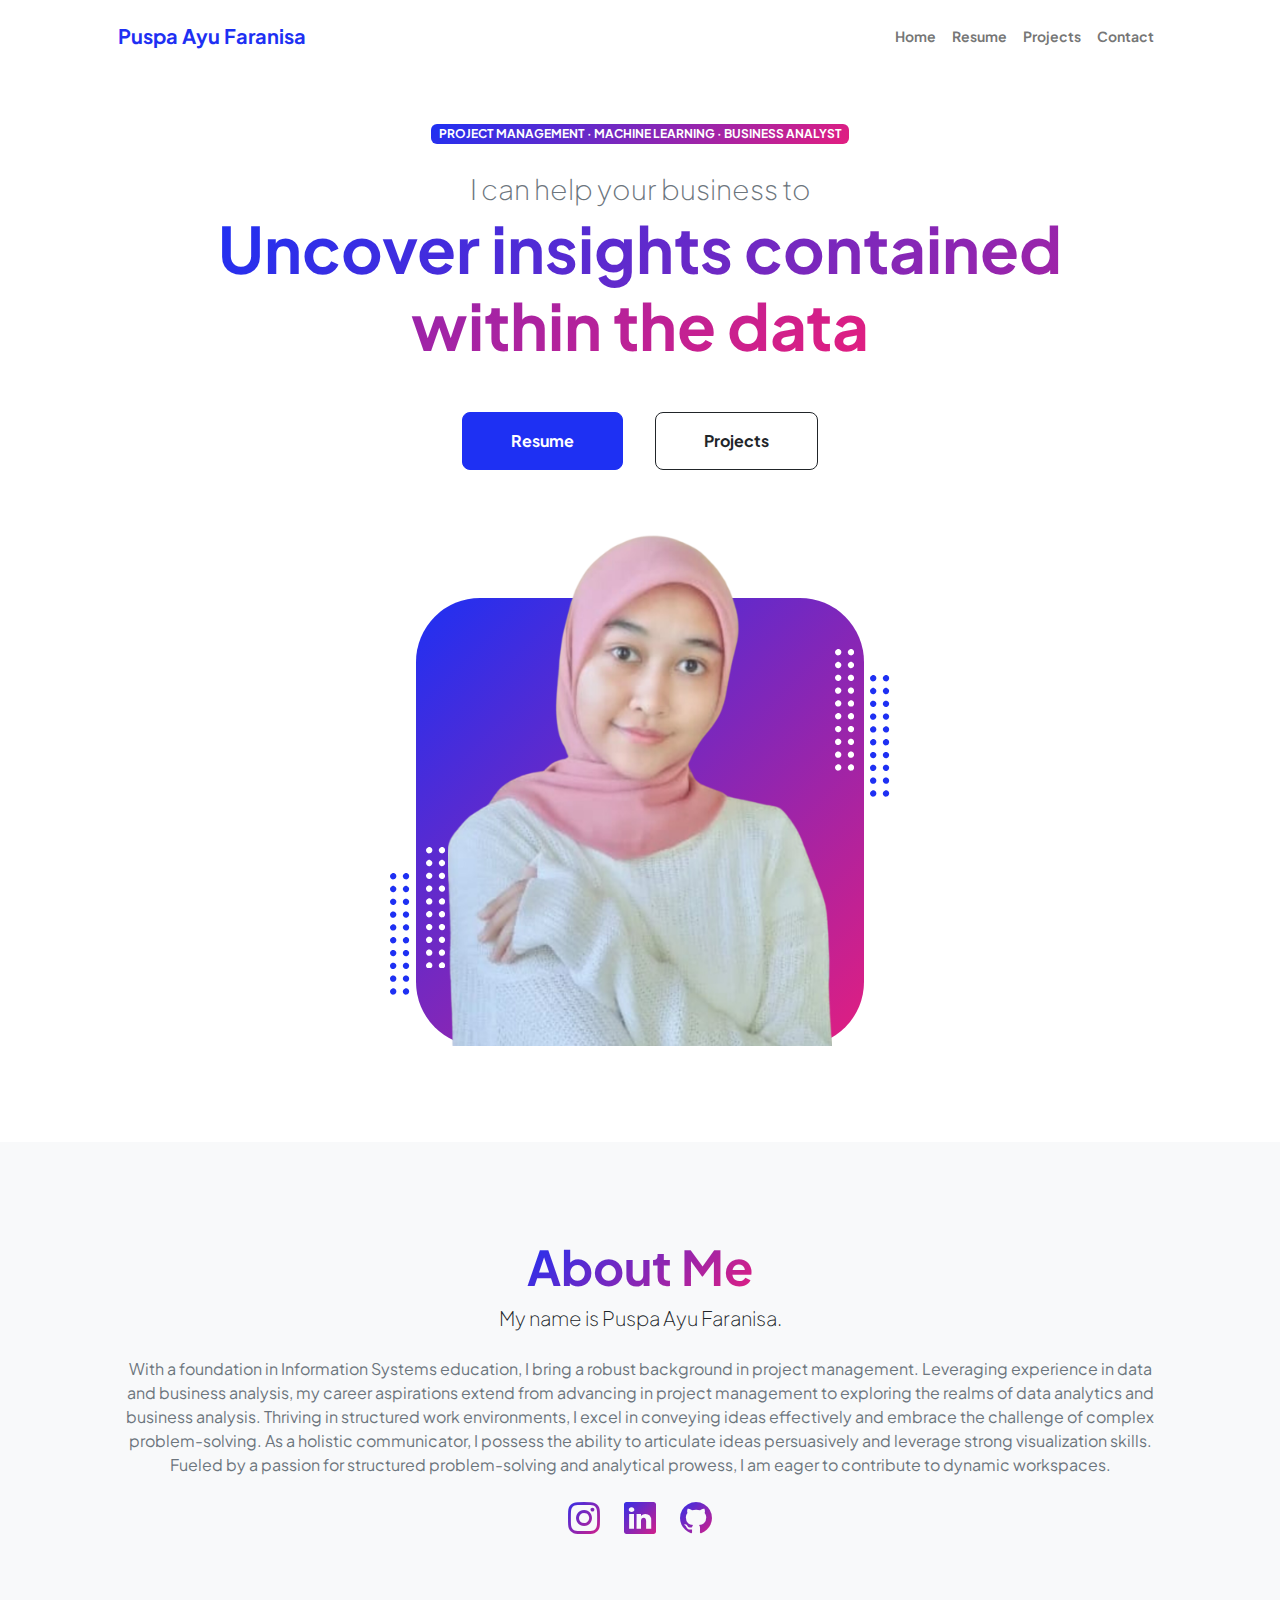
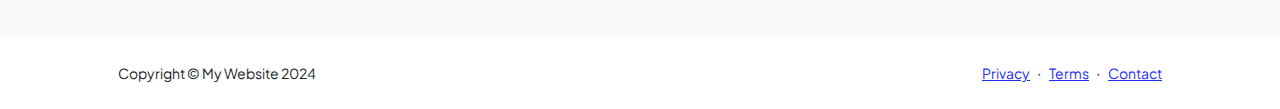
<file: index.html>
<!DOCTYPE html>
<html lang="en">
    <head>
        <meta charset="utf-8" />
        <meta name="viewport" content="width=device-width, initial-scale=1, shrink-to-fit=no" />
        <meta name="description" content="" />
        <meta name="author" content="" />
        <title>Personal - Puspa Ayu Faranisa</title>
        <!-- Favicon-->
        <link rel="icon" type="image/x-icon" href="assets/favicon.ico" />
        <!-- Custom Google font-->
        <link rel="preconnect" href="https://fonts.googleapis.com" />
        <link rel="preconnect" href="https://fonts.gstatic.com" crossorigin />
        <link href="https://fonts.googleapis.com/css2?family=Plus+Jakarta+Sans:wght@100;200;300;400;500;600;700;800;900&amp;display=swap" rel="stylesheet" />
        <!-- Bootstrap icons-->
        <link href="https://cdn.jsdelivr.net/npm/bootstrap-icons@1.8.1/font/bootstrap-icons.css" rel="stylesheet" />
        <!-- Core theme CSS (includes Bootstrap)-->
        <link href="css/styles.css" rel="stylesheet" />
    </head>
    <body class="d-flex flex-column h-100">
        <main class="flex-shrink-0">
            <!-- Navigation-->
            <nav class="navbar navbar-expand-lg navbar-light bg-white py-3">
                <div class="container px-5">
                    <a class="navbar-brand" href="index.html"><span class="fw-bolder text-primary">Puspa Ayu Faranisa</span></a>
                    <button class="navbar-toggler" type="button" data-bs-toggle="collapse" data-bs-target="#navbarSupportedContent" aria-controls="navbarSupportedContent" aria-expanded="false" aria-label="Toggle navigation"><span class="navbar-toggler-icon"></span></button>
                    <div class="collapse navbar-collapse" id="navbarSupportedContent">
                        <ul class="navbar-nav ms-auto mb-2 mb-lg-0 small fw-bolder">
                            <li class="nav-item"><a class="nav-link" href="index.html">Home</a></li>
                            <li class="nav-item"><a class="nav-link" href="resume.html">Resume</a></li>
                            <li class="nav-item"><a class="nav-link" href="projects.html">Projects</a></li>
                            <li class="nav-item"><a class="nav-link" href="contact.html">Contact</a></li>
                        </ul>
                    </div>
                </div>
            </nav>
            <!-- Header-->
            <header class="py-5">
                <div id="fade-container" class="fade-in">
                    <div class="container px-5 pb-5">
                        <div class="row gx-5 align-items-center">
                            <div class="col-xxl-5">
                                <!-- Header text content-->
                                <div class="text-center text-xxl-start">
                                    <div class="badge bg-gradient-primary-to-secondary text-white mb-4"><div class="text-uppercase">Project Management &middot; Machine Learning &middot; Business Analyst</div></div>
                                    <div class="fs-3 fw-light text-muted">I can help your business to</div>
                                    <h1 class="display-3 fw-bolder mb-5"><span class="text-gradient d-inline">Uncover insights contained within the data</span></h1>
                                    <div class="d-grid gap-3 d-sm-flex justify-content-sm-center justify-content-xxl-start mb-3">
                                        <a class="btn btn-primary btn-lg px-5 py-3 me-sm-3 fs-6 fw-bolder" href="resume.html">Resume</a>
                                        <a class="btn btn-outline-dark btn-lg px-5 py-3 fs-6 fw-bolder" href="projects.html">Projects</a>
                                    </div>
                                </div>
                            </div>
                            <div class="col-xxl-7">
                                <!-- Header profile picture-->
                                <div class="d-flex justify-content-center mt-5 mt-xxl-0">
                                    <div class="profile bg-gradient-primary-to-secondary">
                                        <!-- TIP: For best results, use a photo with a transparent background like the demo example below-->
                                        <!-- Watch a tutorial on how to do this on YouTube (link)-->
                                        <img class="profile-img" src="assets/profile.png" alt="..." />
                                        <div class="dots-1">
                                            <!-- SVG Dots-->
                                            <svg version="1.1" xmlns="http://www.w3.org/2000/svg" xmlns:xlink="http://www.w3.org/1999/xlink" x="0px" y="0px" viewBox="0 0 191.6 1215.4" style="enable-background: new 0 0 191.6 1215.4" xml:space="preserve">
                                                <g transform="translate(0.000000,1280.000000) scale(0.100000,-0.100000)">
                                                    <path d="M227.7,12788.6c-105-35-200-141-222-248c-43-206,163-412,369-369c155,32,275,190,260,339c-11,105-90,213-190,262        C383.7,12801.6,289.7,12808.6,227.7,12788.6z"></path>
                                                    <path d="M1507.7,12788.6c-151-50-253-216-222-362c25-119,136-230,254-255c194-41,395,142,375,339c-11,105-90,213-190,262        C1663.7,12801.6,1569.7,12808.6,1507.7,12788.6z"></path>
                                                    <path d="M227.7,11508.6c-105-35-200-141-222-248c-43-206,163-412,369-369c155,32,275,190,260,339c-11,105-90,213-190,262        C383.7,11521.6,289.7,11528.6,227.7,11508.6z"></path>
                                                    <path d="M1507.7,11508.6c-151-50-253-216-222-362c25-119,136-230,254-255c194-41,395,142,375,339c-11,105-90,213-190,262        C1663.7,11521.6,1569.7,11528.6,1507.7,11508.6z"></path>
                                                    <path d="M227.7,10228.6c-105-35-200-141-222-248c-43-206,163-412,369-369c155,32,275,190,260,339c-11,105-90,213-190,262        C383.7,10241.6,289.7,10248.6,227.7,10228.6z"></path>
                                                    <path d="M1507.7,10228.6c-105-35-200-141-222-248c-43-206,163-412,369-369c155,32,275,190,260,339c-11,105-90,213-190,262        C1663.7,10241.6,1569.7,10248.6,1507.7,10228.6z"></path>
                                                    <path d="M227.7,8948.6c-105-35-200-141-222-248c-43-206,163-412,369-369c155,32,275,190,260,339c-11,105-90,213-190,262        C383.7,8961.6,289.7,8968.6,227.7,8948.6z"></path>
                                                    <path d="M1507.7,8948.6c-105-35-200-141-222-248c-43-206,163-412,369-369c155,32,275,190,260,339c-11,105-90,213-190,262        C1663.7,8961.6,1569.7,8968.6,1507.7,8948.6z"></path>
                                                    <path d="M227.7,7668.6c-105-35-200-141-222-248c-43-206,163-412,369-369c155,32,275,190,260,339c-11,105-90,213-190,262        C383.7,7681.6,289.7,7688.6,227.7,7668.6z"></path>
                                                    <path d="M1507.7,7668.6c-105-35-200-141-222-248c-43-206,163-412,369-369c155,32,275,190,260,339c-11,105-90,213-190,262        C1663.7,7681.6,1569.7,7688.6,1507.7,7668.6z"></path>
                                                    <path d="M227.7,6388.6c-105-35-200-141-222-248c-43-206,163-412,369-369c155,32,275,190,260,339c-11,105-90,213-190,262        C383.7,6401.6,289.7,6408.6,227.7,6388.6z"></path>
                                                    <path d="M1507.7,6388.6c-105-35-200-141-222-248c-43-206,163-412,369-369c155,32,275,190,260,339c-11,105-90,213-190,262        C1663.7,6401.6,1569.7,6408.6,1507.7,6388.6z"></path>
                                                    <path d="M227.7,5108.6c-105-35-200-141-222-248c-43-206,163-412,369-369c155,32,275,190,260,339c-11,105-90,213-190,262        C383.7,5121.6,289.7,5128.6,227.7,5108.6z"></path>
                                                    <path d="M1507.7,5108.6c-105-35-200-141-222-248c-43-206,163-412,369-369c155,32,275,190,260,339c-11,105-90,213-190,262        C1663.7,5121.6,1569.7,5128.6,1507.7,5108.6z"></path>
                                                    <path d="M227.7,3828.6c-105-35-200-141-222-248c-43-206,163-412,369-369c155,32,275,190,260,339c-11,105-90,213-190,262        C383.7,3841.6,289.7,3848.6,227.7,3828.6z"></path>
                                                    <path d="M1507.7,3828.6c-105-35-200-141-222-248c-43-206,163-412,369-369c155,32,275,190,260,339c-11,105-90,213-190,262        C1663.7,3841.6,1569.7,3848.6,1507.7,3828.6z"></path>
                                                    <path d="M227.7,2548.6c-105-35-200-141-222-248c-43-206,163-412,369-369c155,32,275,190,260,339c-11,105-90,213-190,262        C383.7,2561.6,289.7,2568.6,227.7,2548.6z"></path>
                                                    <path d="M1507.7,2548.6c-105-35-200-141-222-248c-43-206,163-412,369-369c155,32,275,190,260,339c-11,105-90,213-190,262        C1663.7,2561.6,1569.7,2568.6,1507.7,2548.6z"></path>
                                                    <path d="M227.7,1268.6c-105-35-200-141-222-248c-43-206,163-412,369-369c155,32,275,190,260,339c-11,105-90,213-190,262        C383.7,1281.6,289.7,1288.6,227.7,1268.6z"></path>
                                                    <path d="M1507.7,1268.6c-105-35-200-141-222-248c-43-206,163-412,369-369c155,32,275,190,260,339c-11,105-90,213-190,262        C1663.7,1281.6,1569.7,1288.6,1507.7,1268.6z"></path>
                                                </g>
                                            </svg>
                                            <!-- END of SVG dots-->
                                        </div>
                                        <div class="dots-2">
                                            <!-- SVG Dots-->
                                            <svg version="1.1" xmlns="http://www.w3.org/2000/svg" xmlns:xlink="http://www.w3.org/1999/xlink" x="0px" y="0px" viewBox="0 0 191.6 1215.4" style="enable-background: new 0 0 191.6 1215.4" xml:space="preserve">
                                                <g transform="translate(0.000000,1280.000000) scale(0.100000,-0.100000)">
                                                    <path d="M227.7,12788.6c-105-35-200-141-222-248c-43-206,163-412,369-369c155,32,275,190,260,339c-11,105-90,213-190,262        C383.7,12801.6,289.7,12808.6,227.7,12788.6z"></path>
                                                    <path d="M1507.7,12788.6c-151-50-253-216-222-362c25-119,136-230,254-255c194-41,395,142,375,339c-11,105-90,213-190,262        C1663.7,12801.6,1569.7,12808.6,1507.7,12788.6z"></path>
                                                    <path d="M227.7,11508.6c-105-35-200-141-222-248c-43-206,163-412,369-369c155,32,275,190,260,339c-11,105-90,213-190,262        C383.7,11521.6,289.7,11528.6,227.7,11508.6z"></path>
                                                    <path d="M1507.7,11508.6c-151-50-253-216-222-362c25-119,136-230,254-255c194-41,395,142,375,339c-11,105-90,213-190,262        C1663.7,11521.6,1569.7,11528.6,1507.7,11508.6z"></path>
                                                    <path d="M227.7,10228.6c-105-35-200-141-222-248c-43-206,163-412,369-369c155,32,275,190,260,339c-11,105-90,213-190,262        C383.7,10241.6,289.7,10248.6,227.7,10228.6z"></path>
                                                    <path d="M1507.7,10228.6c-105-35-200-141-222-248c-43-206,163-412,369-369c155,32,275,190,260,339c-11,105-90,213-190,262        C1663.7,10241.6,1569.7,10248.6,1507.7,10228.6z"></path>
                                                    <path d="M227.7,8948.6c-105-35-200-141-222-248c-43-206,163-412,369-369c155,32,275,190,260,339c-11,105-90,213-190,262        C383.7,8961.6,289.7,8968.6,227.7,8948.6z"></path>
                                                    <path d="M1507.7,8948.6c-105-35-200-141-222-248c-43-206,163-412,369-369c155,32,275,190,260,339c-11,105-90,213-190,262        C1663.7,8961.6,1569.7,8968.6,1507.7,8948.6z"></path>
                                                    <path d="M227.7,7668.6c-105-35-200-141-222-248c-43-206,163-412,369-369c155,32,275,190,260,339c-11,105-90,213-190,262        C383.7,7681.6,289.7,7688.6,227.7,7668.6z"></path>
                                                    <path d="M1507.7,7668.6c-105-35-200-141-222-248c-43-206,163-412,369-369c155,32,275,190,260,339c-11,105-90,213-190,262        C1663.7,7681.6,1569.7,7688.6,1507.7,7668.6z"></path>
                                                    <path d="M227.7,6388.6c-105-35-200-141-222-248c-43-206,163-412,369-369c155,32,275,190,260,339c-11,105-90,213-190,262        C383.7,6401.6,289.7,6408.6,227.7,6388.6z"></path>
                                                    <path d="M1507.7,6388.6c-105-35-200-141-222-248c-43-206,163-412,369-369c155,32,275,190,260,339c-11,105-90,213-190,262        C1663.7,6401.6,1569.7,6408.6,1507.7,6388.6z"></path>
                                                    <path d="M227.7,5108.6c-105-35-200-141-222-248c-43-206,163-412,369-369c155,32,275,190,260,339c-11,105-90,213-190,262        C383.7,5121.6,289.7,5128.6,227.7,5108.6z"></path>
                                                    <path d="M1507.7,5108.6c-105-35-200-141-222-248c-43-206,163-412,369-369c155,32,275,190,260,339c-11,105-90,213-190,262        C1663.7,5121.6,1569.7,5128.6,1507.7,5108.6z"></path>
                                                    <path d="M227.7,3828.6c-105-35-200-141-222-248c-43-206,163-412,369-369c155,32,275,190,260,339c-11,105-90,213-190,262        C383.7,3841.6,289.7,3848.6,227.7,3828.6z"></path>
                                                    <path d="M1507.7,3828.6c-105-35-200-141-222-248c-43-206,163-412,369-369c155,32,275,190,260,339c-11,105-90,213-190,262        C1663.7,3841.6,1569.7,3848.6,1507.7,3828.6z"></path>
                                                    <path d="M227.7,2548.6c-105-35-200-141-222-248c-43-206,163-412,369-369c155,32,275,190,260,339c-11,105-90,213-190,262        C383.7,2561.6,289.7,2568.6,227.7,2548.6z"></path>
                                                    <path d="M1507.7,2548.6c-105-35-200-141-222-248c-43-206,163-412,369-369c155,32,275,190,260,339c-11,105-90,213-190,262        C1663.7,2561.6,1569.7,2568.6,1507.7,2548.6z"></path>
                                                    <path d="M227.7,1268.6c-105-35-200-141-222-248c-43-206,163-412,369-369c155,32,275,190,260,339c-11,105-90,213-190,262        C383.7,1281.6,289.7,1288.6,227.7,1268.6z"></path>
                                                    <path d="M1507.7,1268.6c-105-35-200-141-222-248c-43-206,163-412,369-369c155,32,275,190,260,339c-11,105-90,213-190,262        C1663.7,1281.6,1569.7,1288.6,1507.7,1268.6z"></path>
                                                </g>
                                            </svg>
                                            <!-- END of SVG dots-->
                                        </div>
                                        <div class="dots-3">
                                            <!-- SVG Dots-->
                                            <svg version="1.1" xmlns="http://www.w3.org/2000/svg" xmlns:xlink="http://www.w3.org/1999/xlink" x="0px" y="0px" viewBox="0 0 191.6 1215.4" style="enable-background: new 0 0 191.6 1215.4" xml:space="preserve">
                                                <g transform="translate(0.000000,1280.000000) scale(0.100000,-0.100000)">
                                                    <path d="M227.7,12788.6c-105-35-200-141-222-248c-43-206,163-412,369-369c155,32,275,190,260,339c-11,105-90,213-190,262        C383.7,12801.6,289.7,12808.6,227.7,12788.6z"></path>
                                                    <path d="M1507.7,12788.6c-151-50-253-216-222-362c25-119,136-230,254-255c194-41,395,142,375,339c-11,105-90,213-190,262        C1663.7,12801.6,1569.7,12808.6,1507.7,12788.6z"></path>
                                                    <path d="M227.7,11508.6c-105-35-200-141-222-248c-43-206,163-412,369-369c155,32,275,190,260,339c-11,105-90,213-190,262        C383.7,11521.6,289.7,11528.6,227.7,11508.6z"></path>
                                                    <path d="M1507.7,11508.6c-151-50-253-216-222-362c25-119,136-230,254-255c194-41,395,142,375,339c-11,105-90,213-190,262        C1663.7,11521.6,1569.7,11528.6,1507.7,11508.6z"></path>
                                                    <path d="M227.7,10228.6c-105-35-200-141-222-248c-43-206,163-412,369-369c155,32,275,190,260,339c-11,105-90,213-190,262        C383.7,10241.6,289.7,10248.6,227.7,10228.6z"></path>
                                                    <path d="M1507.7,10228.6c-105-35-200-141-222-248c-43-206,163-412,369-369c155,32,275,190,260,339c-11,105-90,213-190,262        C1663.7,10241.6,1569.7,10248.6,1507.7,10228.6z"></path>
                                                    <path d="M227.7,8948.6c-105-35-200-141-222-248c-43-206,163-412,369-369c155,32,275,190,260,339c-11,105-90,213-190,262        C383.7,8961.6,289.7,8968.6,227.7,8948.6z"></path>
                                                    <path d="M1507.7,8948.6c-105-35-200-141-222-248c-43-206,163-412,369-369c155,32,275,190,260,339c-11,105-90,213-190,262        C1663.7,8961.6,1569.7,8968.6,1507.7,8948.6z"></path>
                                                    <path d="M227.7,7668.6c-105-35-200-141-222-248c-43-206,163-412,369-369c155,32,275,190,260,339c-11,105-90,213-190,262        C383.7,7681.6,289.7,7688.6,227.7,7668.6z"></path>
                                                    <path d="M1507.7,7668.6c-105-35-200-141-222-248c-43-206,163-412,369-369c155,32,275,190,260,339c-11,105-90,213-190,262        C1663.7,7681.6,1569.7,7688.6,1507.7,7668.6z"></path>
                                                    <path d="M227.7,6388.6c-105-35-200-141-222-248c-43-206,163-412,369-369c155,32,275,190,260,339c-11,105-90,213-190,262        C383.7,6401.6,289.7,6408.6,227.7,6388.6z"></path>
                                                    <path d="M1507.7,6388.6c-105-35-200-141-222-248c-43-206,163-412,369-369c155,32,275,190,260,339c-11,105-90,213-190,262        C1663.7,6401.6,1569.7,6408.6,1507.7,6388.6z"></path>
                                                    <path d="M227.7,5108.6c-105-35-200-141-222-248c-43-206,163-412,369-369c155,32,275,190,260,339c-11,105-90,213-190,262        C383.7,5121.6,289.7,5128.6,227.7,5108.6z"></path>
                                                    <path d="M1507.7,5108.6c-105-35-200-141-222-248c-43-206,163-412,369-369c155,32,275,190,260,339c-11,105-90,213-190,262        C1663.7,5121.6,1569.7,5128.6,1507.7,5108.6z"></path>
                                                    <path d="M227.7,3828.6c-105-35-200-141-222-248c-43-206,163-412,369-369c155,32,275,190,260,339c-11,105-90,213-190,262        C383.7,3841.6,289.7,3848.6,227.7,3828.6z"></path>
                                                    <path d="M1507.7,3828.6c-105-35-200-141-222-248c-43-206,163-412,369-369c155,32,275,190,260,339c-11,105-90,213-190,262        C1663.7,3841.6,1569.7,3848.6,1507.7,3828.6z"></path>
                                                    <path d="M227.7,2548.6c-105-35-200-141-222-248c-43-206,163-412,369-369c155,32,275,190,260,339c-11,105-90,213-190,262        C383.7,2561.6,289.7,2568.6,227.7,2548.6z"></path>
                                                    <path d="M1507.7,2548.6c-105-35-200-141-222-248c-43-206,163-412,369-369c155,32,275,190,260,339c-11,105-90,213-190,262        C1663.7,2561.6,1569.7,2568.6,1507.7,2548.6z"></path>
                                                    <path d="M227.7,1268.6c-105-35-200-141-222-248c-43-206,163-412,369-369c155,32,275,190,260,339c-11,105-90,213-190,262        C383.7,1281.6,289.7,1288.6,227.7,1268.6z"></path>
                                                    <path d="M1507.7,1268.6c-105-35-200-141-222-248c-43-206,163-412,369-369c155,32,275,190,260,339c-11,105-90,213-190,262        C1663.7,1281.6,1569.7,1288.6,1507.7,1268.6z"></path>
                                                </g>
                                            </svg>
                                            <!-- END of SVG dots-->
                                        </div>
                                        <div class="dots-4">
                                            <!-- SVG Dots-->
                                            <svg version="1.1" xmlns="http://www.w3.org/2000/svg" xmlns:xlink="http://www.w3.org/1999/xlink" x="0px" y="0px" viewBox="0 0 191.6 1215.4" style="enable-background: new 0 0 191.6 1215.4" xml:space="preserve">
                                                <g transform="translate(0.000000,1280.000000) scale(0.100000,-0.100000)">
                                                    <path d="M227.7,12788.6c-105-35-200-141-222-248c-43-206,163-412,369-369c155,32,275,190,260,339c-11,105-90,213-190,262        C383.7,12801.6,289.7,12808.6,227.7,12788.6z"></path>
                                                    <path d="M1507.7,12788.6c-151-50-253-216-222-362c25-119,136-230,254-255c194-41,395,142,375,339c-11,105-90,213-190,262        C1663.7,12801.6,1569.7,12808.6,1507.7,12788.6z"></path>
                                                    <path d="M227.7,11508.6c-105-35-200-141-222-248c-43-206,163-412,369-369c155,32,275,190,260,339c-11,105-90,213-190,262        C383.7,11521.6,289.7,11528.6,227.7,11508.6z"></path>
                                                    <path d="M1507.7,11508.6c-151-50-253-216-222-362c25-119,136-230,254-255c194-41,395,142,375,339c-11,105-90,213-190,262        C1663.7,11521.6,1569.7,11528.6,1507.7,11508.6z"></path>
                                                    <path d="M227.7,10228.6c-105-35-200-141-222-248c-43-206,163-412,369-369c155,32,275,190,260,339c-11,105-90,213-190,262        C383.7,10241.6,289.7,10248.6,227.7,10228.6z"></path>
                                                    <path d="M1507.7,10228.6c-105-35-200-141-222-248c-43-206,163-412,369-369c155,32,275,190,260,339c-11,105-90,213-190,262        C1663.7,10241.6,1569.7,10248.6,1507.7,10228.6z"></path>
                                                    <path d="M227.7,8948.6c-105-35-200-141-222-248c-43-206,163-412,369-369c155,32,275,190,260,339c-11,105-90,213-190,262        C383.7,8961.6,289.7,8968.6,227.7,8948.6z"></path>
                                                    <path d="M1507.7,8948.6c-105-35-200-141-222-248c-43-206,163-412,369-369c155,32,275,190,260,339c-11,105-90,213-190,262        C1663.7,8961.6,1569.7,8968.6,1507.7,8948.6z"></path>
                                                    <path d="M227.7,7668.6c-105-35-200-141-222-248c-43-206,163-412,369-369c155,32,275,190,260,339c-11,105-90,213-190,262        C383.7,7681.6,289.7,7688.6,227.7,7668.6z"></path>
                                                    <path d="M1507.7,7668.6c-105-35-200-141-222-248c-43-206,163-412,369-369c155,32,275,190,260,339c-11,105-90,213-190,262        C1663.7,7681.6,1569.7,7688.6,1507.7,7668.6z"></path>
                                                    <path d="M227.7,6388.6c-105-35-200-141-222-248c-43-206,163-412,369-369c155,32,275,190,260,339c-11,105-90,213-190,262        C383.7,6401.6,289.7,6408.6,227.7,6388.6z"></path>
                                                    <path d="M1507.7,6388.6c-105-35-200-141-222-248c-43-206,163-412,369-369c155,32,275,190,260,339c-11,105-90,213-190,262        C1663.7,6401.6,1569.7,6408.6,1507.7,6388.6z"></path>
                                                    <path d="M227.7,5108.6c-105-35-200-141-222-248c-43-206,163-412,369-369c155,32,275,190,260,339c-11,105-90,213-190,262        C383.7,5121.6,289.7,5128.6,227.7,5108.6z"></path>
                                                    <path d="M1507.7,5108.6c-105-35-200-141-222-248c-43-206,163-412,369-369c155,32,275,190,260,339c-11,105-90,213-190,262        C1663.7,5121.6,1569.7,5128.6,1507.7,5108.6z"></path>
                                                    <path d="M227.7,3828.6c-105-35-200-141-222-248c-43-206,163-412,369-369c155,32,275,190,260,339c-11,105-90,213-190,262        C383.7,3841.6,289.7,3848.6,227.7,3828.6z"></path>
                                                    <path d="M1507.7,3828.6c-105-35-200-141-222-248c-43-206,163-412,369-369c155,32,275,190,260,339c-11,105-90,213-190,262        C1663.7,3841.6,1569.7,3848.6,1507.7,3828.6z"></path>
                                                    <path d="M227.7,2548.6c-105-35-200-141-222-248c-43-206,163-412,369-369c155,32,275,190,260,339c-11,105-90,213-190,262        C383.7,2561.6,289.7,2568.6,227.7,2548.6z"></path>
                                                    <path d="M1507.7,2548.6c-105-35-200-141-222-248c-43-206,163-412,369-369c155,32,275,190,260,339c-11,105-90,213-190,262        C1663.7,2561.6,1569.7,2568.6,1507.7,2548.6z"></path>
                                                    <path d="M227.7,1268.6c-105-35-200-141-222-248c-43-206,163-412,369-369c155,32,275,190,260,339c-11,105-90,213-190,262        C383.7,1281.6,289.7,1288.6,227.7,1268.6z"></path>
                                                    <path d="M1507.7,1268.6c-105-35-200-141-222-248c-43-206,163-412,369-369c155,32,275,190,260,339c-11,105-90,213-190,262        C1663.7,1281.6,1569.7,1288.6,1507.7,1268.6z"></path>
                                                </g>
                                            </svg>
                                            <!-- END of SVG dots-->
                                        </div>
                                    </div>
                                </div>
                            </div>
                        </div>
                    </div>
                </div>
            </header>
            <!-- About Section-->
            <section class="bg-light py-5">
                <div class="container px-5">
                    <div class="row gx-5 justify-content-center">
                        <div class="col-xxl-8">
                            <div class="text-center my-5">
                                <h2 class="display-5 fw-bolder"><span class="text-gradient d-inline">About Me</span></h2>
                                <p class="lead fw-light mb-4">My name is Puspa Ayu Faranisa.</p>
                                <p class="text-muted">With a foundation in Information Systems education, I bring a robust background in project management. Leveraging experience in data and business analysis, my career aspirations extend from advancing in project management to exploring the realms of data analytics and business analysis. Thriving in structured work environments, I excel in conveying ideas effectively and embrace the challenge of complex problem-solving. As a holistic communicator, I possess the ability to articulate ideas persuasively and leverage strong visualization skills. Fueled by a passion for structured problem-solving and analytical prowess, I am eager to contribute to dynamic workspaces.</p>
                                <div class="d-flex justify-content-center fs-2 gap-4">
                                    <a class="text-gradient" href="https://instagram.com/puspafaranisa"><i class="bi bi-instagram"></i></a>
                                    <a class="text-gradient" href="https://linkedin.com/in/puspafaranisa"><i class="bi bi-linkedin"></i></a>
                                    <a class="text-gradient" href="https://github.com/puspafaranisaa"><i class="bi bi-github"></i></a>
                                </div>
                            </div>
                        </div>
                    </div>
                </div>
            </section>
        </main>
        <!-- Footer-->
        <footer class="bg-white py-4 mt-auto">
            <div class="container px-5">
                <div class="row align-items-center justify-content-between flex-column flex-sm-row">
                    <div class="col-auto"><div class="small m-0">Copyright &copy; My Website 2024</div></div>
                    <div class="col-auto">
                        <a class="small" href="#!">Privacy</a>
                        <span class="mx-1">&middot;</span>
                        <a class="small" href="#!">Terms</a>
                        <span class="mx-1">&middot;</span>
                        <a class="small" href="#!">Contact</a>
                    </div>
                </div>
            </div>
        </footer>
        <!-- Bootstrap core JS-->
        <script src="https://cdn.jsdelivr.net/npm/bootstrap@5.2.3/dist/js/bootstrap.bundle.min.js"></script>
        <!-- Core theme JS-->
        <script src="js/scripts.js"></script>
    </body>
</html>
</file>
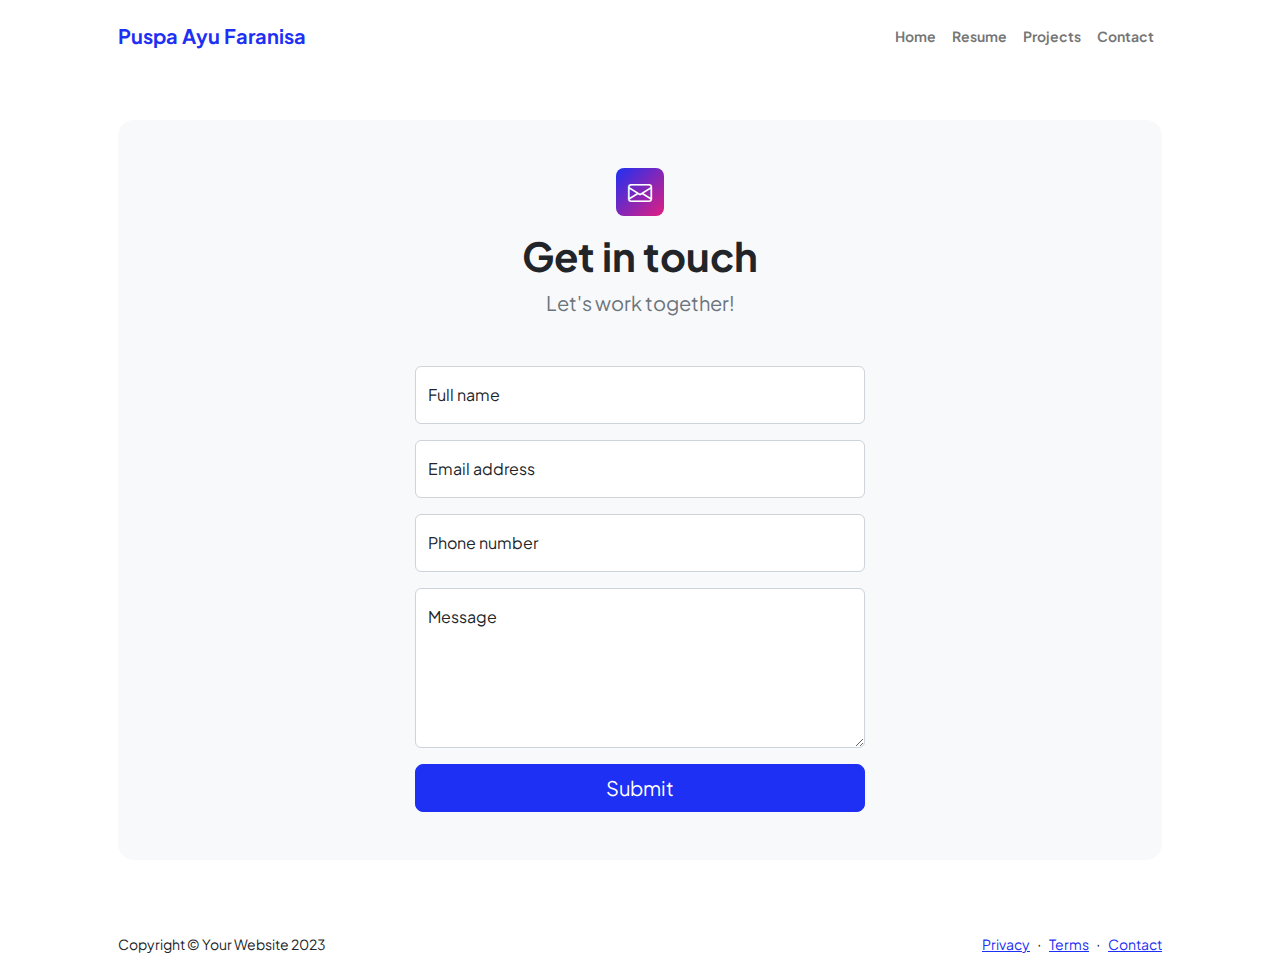
<file: contact.html>
<!DOCTYPE html>
<html lang="en">
    <head>
        <meta charset="utf-8" />
        <meta name="viewport" content="width=device-width, initial-scale=1, shrink-to-fit=no" />
        <meta name="description" content />
        <meta name="author" content />
        <title>Modern Business - Puspa Ayu Faranisa</title>
        <!-- Favicon-->
        <link rel="icon" type="image/x-icon" href="assets/favicon.ico" />
        <!-- Custom Google font-->
        <link rel="preconnect" href="https://fonts.googleapis.com" />
        <link rel="preconnect" href="https://fonts.gstatic.com" crossorigin />
        <link href="https://fonts.googleapis.com/css2?family=Plus+Jakarta+Sans:wght@100;200;300;400;500;600;700;800;900&amp;display=swap" rel="stylesheet" />
        <!-- Bootstrap icons-->
        <link href="https://cdn.jsdelivr.net/npm/bootstrap-icons@1.8.1/font/bootstrap-icons.css" rel="stylesheet" />
        <!-- Core theme CSS (includes Bootstrap)-->
        <link href="css/styles.css" rel="stylesheet" />
    </head>
    <body class="d-flex flex-column">
        <main class="flex-shrink-0">
            <!-- Navigation-->
            <nav class="navbar navbar-expand-lg navbar-light bg-white py-3">
                <div class="container px-5">
                    <a class="navbar-brand" href="index.html"><span class="fw-bolder text-primary">Puspa Ayu Faranisa</span></a>
                    <button class="navbar-toggler" type="button" data-bs-toggle="collapse" data-bs-target="#navbarSupportedContent" aria-controls="navbarSupportedContent" aria-expanded="false" aria-label="Toggle navigation"><span class="navbar-toggler-icon"></span></button>
                    <div class="collapse navbar-collapse" id="navbarSupportedContent">
                        <ul class="navbar-nav ms-auto mb-2 mb-lg-0 small fw-bolder">
                            <li class="nav-item"><a class="nav-link" href="index.html">Home</a></li>
                            <li class="nav-item"><a class="nav-link" href="resume.html">Resume</a></li>
                            <li class="nav-item"><a class="nav-link" href="projects.html">Projects</a></li>
                            <li class="nav-item"><a class="nav-link" href="contact.html">Contact</a></li>
                        </ul>
                    </div>
                </div>
            </nav>
            <!-- Page content-->
            <section class="py-5">
                <div class="container px-5">
                    <!-- Contact form-->
                    <div class="bg-light rounded-4 py-5 px-4 px-md-5">
                        <div class="text-center mb-5">
                            <div class="feature bg-primary bg-gradient-primary-to-secondary text-white rounded-3 mb-3"><i class="bi bi-envelope"></i></div>
                            <h1 class="fw-bolder">Get in touch</h1>
                            <p class="lead fw-normal text-muted mb-0">Let's work together!</p>
                        </div>
                        <div class="row gx-5 justify-content-center">
                            <div class="col-lg-8 col-xl-6">
                                <!-- * * * * * * * * * * * * * * *-->
                                <!-- * * SB Forms Contact Form * *-->
                                <!-- * * * * * * * * * * * * * * *-->
                                <!-- This form is pre-integrated with SB Forms.-->
                                <!-- To make this form functional, sign up at-->
                                <!-- https://startbootstrap.com/solution/contact-forms-->
                                <!-- to get an API token!-->
                                <form id="contactForm" data-sb-form-api-token="2f5c2ac1-f203-49ee-abd2-ca7536874077">
                                    <!-- Name input-->
                                    <div class="form-floating mb-3">
                                        <input class="form-control" id="name" type="text" placeholder="Enter your name..." data-sb-validations="required" />
                                        <label for="name">Full name</label>
                                        <div class="invalid-feedback" data-sb-feedback="name:required">A name is required.</div>
                                    </div>
                                    <!-- Email address input-->
                                    <div class="form-floating mb-3">
                                        <input class="form-control" id="email" type="email" placeholder="name@example.com" data-sb-validations="required,email" />
                                        <label for="email">Email address</label>
                                        <div class="invalid-feedback" data-sb-feedback="email:required">An email is required.</div>
                                        <div class="invalid-feedback" data-sb-feedback="email:email">Email is not valid.</div>
                                    </div>
                                    <!-- Phone number input-->
                                    <div class="form-floating mb-3">
                                        <input class="form-control" id="phone" type="tel" placeholder="(123) 456-7890" data-sb-validations="required" />
                                        <label for="phone">Phone number</label>
                                        <div class="invalid-feedback" data-sb-feedback="phone:required">A phone number is required.</div>
                                    </div>
                                    <!-- Message input-->
                                    <div class="form-floating mb-3">
                                        <textarea class="form-control" id="message" type="text" placeholder="Enter your message here..." style="height: 10rem" data-sb-validations="required"></textarea>
                                        <label for="message">Message</label>
                                        <div class="invalid-feedback" data-sb-feedback="message:required">A message is required.</div>
                                    </div>
                                    <!-- Submit success message-->
                                    <!---->
                                    <!-- This is what your users will see when the form-->
                                    <!-- has successfully submitted-->
                                    <div class="d-none" id="submitSuccessMessage">
                                        <div class="text-center mb-3">
                                            <div class="fw-bolder">Form submission successful!</div>
                                            To activate this form, sign up at
                                            <br />
                                            <a href="https://startbootstrap.com/solution/contact-forms">https://startbootstrap.com/solution/contact-forms</a>
                                        </div>
                                    </div>
                                    <!-- Submit error message-->
                                    <!---->
                                    <!-- This is what your users will see when there is-->
                                    <!-- an error submitting the form-->
                                    <div class="d-none" id="submitErrorMessage"><div class="text-center text-danger mb-3">Error sending message!</div></div>
                                    <!-- Submit Button-->
                                    <div class="d-grid"><button class="btn btn-primary btn-lg" id="submitButton" type="submit">Submit</button></div>
                                </form>
                            </div>
                        </div>
                    </div>
                </div>
            </section>
        </main>
        <!-- Footer-->
        <footer class="bg-white py-4 mt-auto">
            <div class="container px-5">
                <div class="row align-items-center justify-content-between flex-column flex-sm-row">
                    <div class="col-auto"><div class="small m-0">Copyright &copy; Your Website 2023</div></div>
                    <div class="col-auto">
                        <a class="small" href="#!">Privacy</a>
                        <span class="mx-1">&middot;</span>
                        <a class="small" href="#!">Terms</a>
                        <span class="mx-1">&middot;</span>
                        <a class="small" href="#!">Contact</a>
                    </div>
                </div>
            </div>
        </footer>
        <!-- Bootstrap core JS-->
        <script src="https://cdn.jsdelivr.net/npm/bootstrap@5.2.3/dist/js/bootstrap.bundle.min.js"></script>
        <!-- Core theme JS-->
        <script src="js/scripts.js"></script>
        <!-- * * * * * * * * * * * * * * * * * * * * * * * * * * * * * * * * * * * * * * * *-->
        <!-- * *                               SB Forms JS                               * *-->
        <!-- * * Activate your form at https://startbootstrap.com/solution/contact-forms * *-->
        <!-- * * * * * * * * * * * * * * * * * * * * * * * * * * * * * * * * * * * * * * * *-->
        <script src="https://cdn.startbootstrap.com/sb-forms-latest.js"></script>
    </body>
</html>
</file>
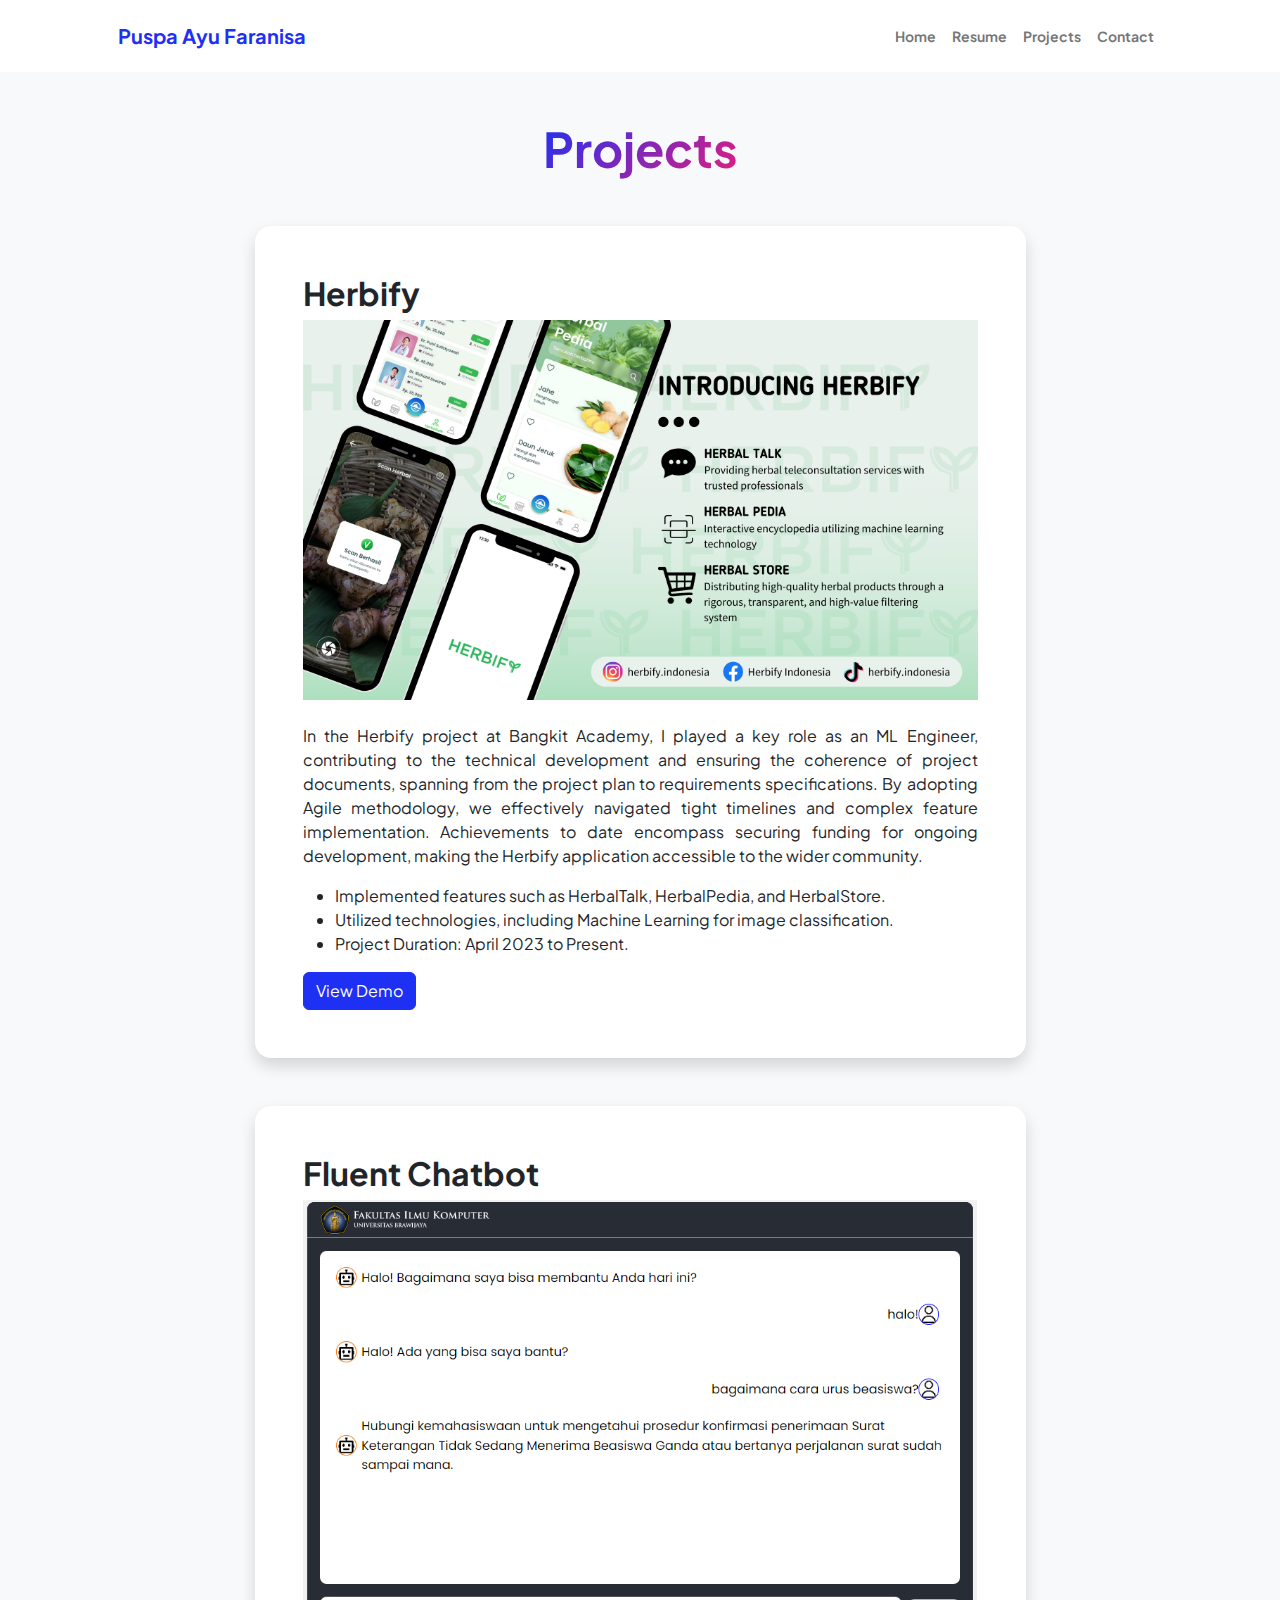
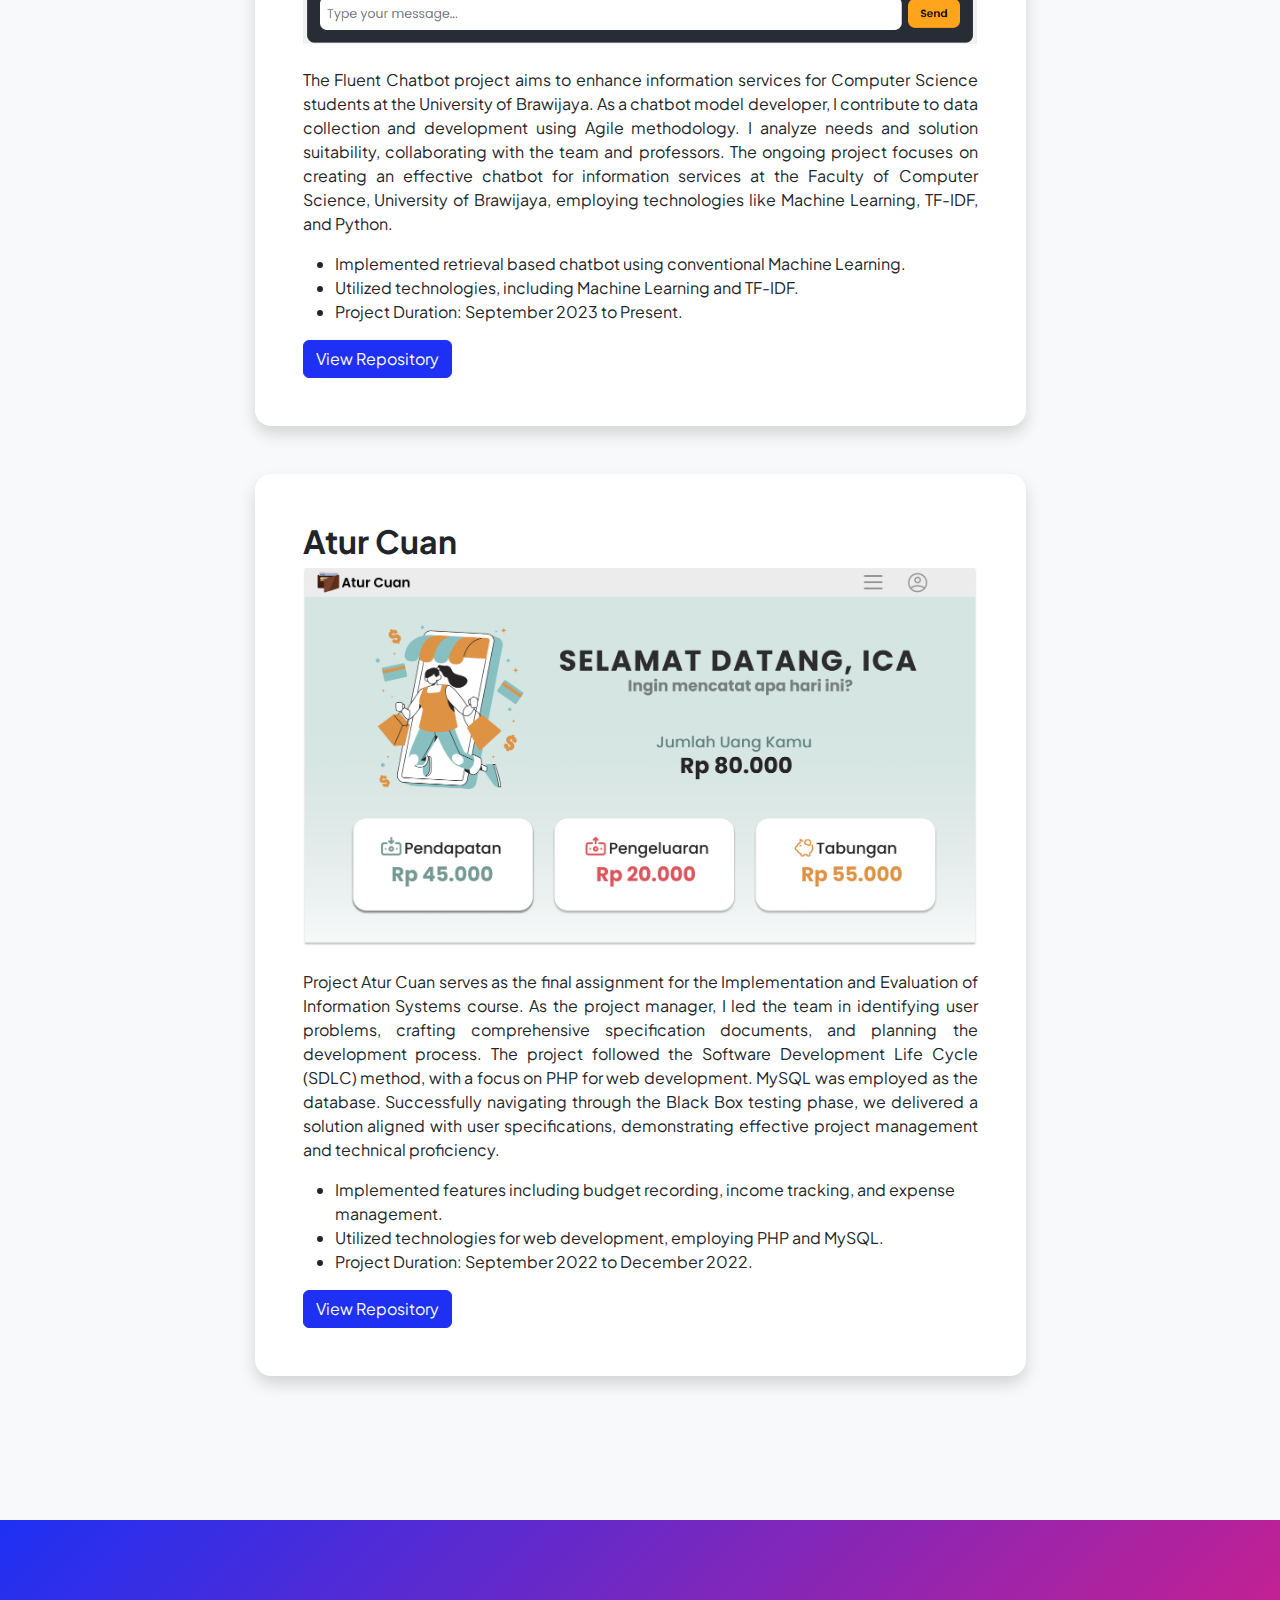
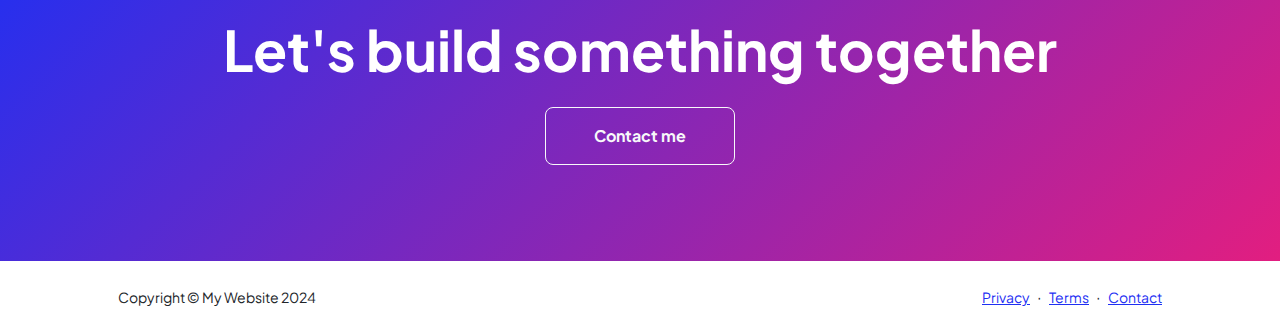
<file: projects.html>
<!DOCTYPE html>
<html lang="en">
    <head>
        <meta charset="utf-8" />
        <meta name="viewport" content="width=device-width, initial-scale=1, shrink-to-fit=no" />
        <meta name="description" content="" />
        <meta name="author" content="" />
        <title>Modern Business - Puspa Ayu Faranisa</title>
        <!-- Favicon-->
        <link rel="icon" type="image/x-icon" href="assets/favicon.ico" />
        <!-- Custom Google font-->
        <link rel="preconnect" href="https://fonts.googleapis.com" />
        <link rel="preconnect" href="https://fonts.gstatic.com" crossorigin />
        <link href="https://fonts.googleapis.com/css2?family=Plus+Jakarta+Sans:wght@100;200;300;400;500;600;700;800;900&amp;display=swap" rel="stylesheet" />
        <!-- Bootstrap icons-->
        <link href="https://cdn.jsdelivr.net/npm/bootstrap-icons@1.8.1/font/bootstrap-icons.css" rel="stylesheet" />
        <!-- Core theme CSS (includes Bootstrap)-->
        <link href="css/styles.css" rel="stylesheet" />
    </head>
    <body class="d-flex flex-column h-100 bg-light">
        <main class="flex-shrink-0">
            <!-- Navigation-->
            <nav class="navbar navbar-expand-lg navbar-light bg-white py-3">
                <div class="container px-5">
                    <a class="navbar-brand" href="index.html"><span class="fw-bolder text-primary">Puspa Ayu Faranisa</span></a>
                    <button class="navbar-toggler" type="button" data-bs-toggle="collapse" data-bs-target="#navbarSupportedContent" aria-controls="navbarSupportedContent" aria-expanded="false" aria-label="Toggle navigation"><span class="navbar-toggler-icon"></span></button>
                    <div class="collapse navbar-collapse" id="navbarSupportedContent">
                        <ul class="navbar-nav ms-auto mb-2 mb-lg-0 small fw-bolder">
                            <li class="nav-item"><a class="nav-link" href="index.html">Home</a></li>
                            <li class="nav-item"><a class="nav-link" href="resume.html">Resume</a></li>
                            <li class="nav-item"><a class="nav-link" href="projects.html">Projects</a></li>
                            <li class="nav-item"><a class="nav-link" href="contact.html">Contact</a></li>
                        </ul>
                    </div>
                </div>
            </nav>
            <!-- Projects Section-->
            <section class="py-5">
                <div class="container px-5 mb-5">
                    <div class="text-center mb-5">
                        <h1 class="display-5 fw-bolder mb-0"><span class="text-gradient d-inline">Projects</span></h1>
                    </div>
                    <div class="row gx-5 justify-content-center">
                        <div class="col-lg-11 col-xl-9 col-xxl-8">
                            <!-- Project Card 1-->
                            <div class="card overflow-hidden shadow rounded-4 border-0 mb-5">
                                <div class="card-body p-0">
                                    <div class="d-flex align-items-center">
                                        <div class="p-5">
                                          <h2 class="fw-bolder">Herbify</h2>
                                      
                                          <!-- Image -->
                                          <img class="img-fluid mb-4" src="assets\herbify.png" alt="Herbify Screenshot" />
                                      
                                          <p>In the Herbify project at Bangkit Academy, I played a key role as an ML Engineer, contributing to the technical development and ensuring the coherence of project documents, spanning from the project plan to requirements specifications. By adopting Agile methodology, we effectively navigated tight timelines and complex feature implementation. Achievements to date encompass securing funding for ongoing development, making the Herbify application accessible to the wider community.</p>
                                          
                                          <!-- Additional Details -->
                                          <ul>
                                            <li>Implemented features such as HerbalTalk, HerbalPedia, and HerbalStore.</li>
                                            <li>Utilized technologies, including Machine Learning for image classification.</li>
                                            <li>Project Duration: April 2023 to Present.</li>
                                          </ul>
                                          
                                          <!-- Demo Link -->
                                          <a href="https://play.google.com/store/apps/details?id=com.herbify.herbifyapp&pli=1" target="_blank" class="btn btn-primary">View Demo</a>
                                        </div>
                                      </div>                                      
                                </div>
                            </div>                            
                            <!-- Project Card 2-->
                            <div class="card overflow-hidden shadow rounded-4 border-0 mb-5">
                                <div class="card-body p-0">
                                    <div class="d-flex align-items-center">
                                        <div class="p-5">
                                            <h2 class="fw-bolder">Fluent Chatbot</h2>
                                            <!-- Image -->
                                            <img class="img-fluid mb-4" src="assets\fluent.png" alt="Herbify Screenshot" />
                                            <p>The Fluent Chatbot project aims to enhance information services for Computer Science students at the University of Brawijaya. As a chatbot model developer, I contribute to data collection and development using Agile methodology. I analyze needs and solution suitability, collaborating with the team and professors. The ongoing project focuses on creating an effective chatbot for information services at the Faculty of Computer Science, University of Brawijaya, employing technologies like Machine Learning, TF-IDF, and Python.</p>
                                            
                                            <!-- Additional Details -->
                                            <ul>
                                                <li>Implemented retrieval based chatbot using conventional Machine Learning.</li>
                                                <li>Utilized technologies, including Machine Learning and TF-IDF.</li>
                                                <li>Project Duration: September 2023 to Present.</li>
                                            </ul>
                                            
                                            <!-- Demo Link -->
                                            <a href="https://github.com/puspafaranisaa/fluent-bot/tree/main" target="_blank" class="btn btn-primary">View Repository</a>
                                        </div>
                                    </div>
                                </div>
                            </div>
                            <!-- Project Card 3-->
                            <div class="card overflow-hidden shadow rounded-4 border-0 mb-5">
                                <div class="card-body p-0">
                                    <div class="d-flex align-items-center">
                                        <div class="p-5">
                                            <h2 class="fw-bolder">Atur Cuan</h2>
                                            <!-- Image -->
                                            <img class="img-fluid mb-4" src="assets\aturcuan.png" alt="Herbify Screenshot" />
                                            <p>Project Atur Cuan serves as the final assignment for the Implementation and Evaluation of Information Systems course. As the project manager, I led the team in identifying user problems, crafting comprehensive specification documents, and planning the development process. The project followed the Software Development Life Cycle (SDLC) method, with a focus on PHP for web development. MySQL was employed as the database. Successfully navigating through the Black Box testing phase, we delivered a solution aligned with user specifications, demonstrating effective project management and technical proficiency.</p>
                                            
                                            <!-- Additional Details -->
                                            <ul>
                                                <li>Implemented features including budget recording, income tracking, and expense management.</li>
                                                <li>Utilized technologies for web development, employing PHP and MySQL.</li>
                                                <li>Project Duration: September 2022 to December 2022.</li>
                                            </ul>
                                            
                                            <!-- Demo Link -->
                                            <a href="[insert demo link]" target="_blank" class="btn btn-primary">View Repository</a>
                                        </div>
                                    </div>
                                </div>
                            </div>
                        </div>
                    </div>
                </div>
            </section>
            <!-- Call to action section-->
            <section class="py-5 bg-gradient-primary-to-secondary text-white">
                <div class="container px-5 my-5">
                    <div class="text-center">
                        <h2 class="display-4 fw-bolder mb-4">Let's build something together</h2>
                        <a class="btn btn-outline-light btn-lg px-5 py-3 fs-6 fw-bolder" href="contact.html">Contact me</a>
                    </div>
                </div>
            </section>
        </main>
        <!-- Footer-->
        <footer class="bg-white py-4 mt-auto">
            <div class="container px-5">
                <div class="row align-items-center justify-content-between flex-column flex-sm-row">
                    <div class="col-auto"><div class="small m-0">Copyright &copy; My Website 2024</div></div>
                    <div class="col-auto">
                        <a class="small" href="#!">Privacy</a>
                        <span class="mx-1">&middot;</span>
                        <a class="small" href="#!">Terms</a>
                        <span class="mx-1">&middot;</span>
                        <a class="small" href="#!">Contact</a>
                    </div>
                </div>
            </div>
        </footer>
        <!-- Bootstrap core JS-->
        <script src="https://cdn.jsdelivr.net/npm/bootstrap@5.2.3/dist/js/bootstrap.bundle.min.js"></script>
        <!-- Core theme JS-->
        <script src="js/scripts.js"></script>
    </body>
</html>
</file>
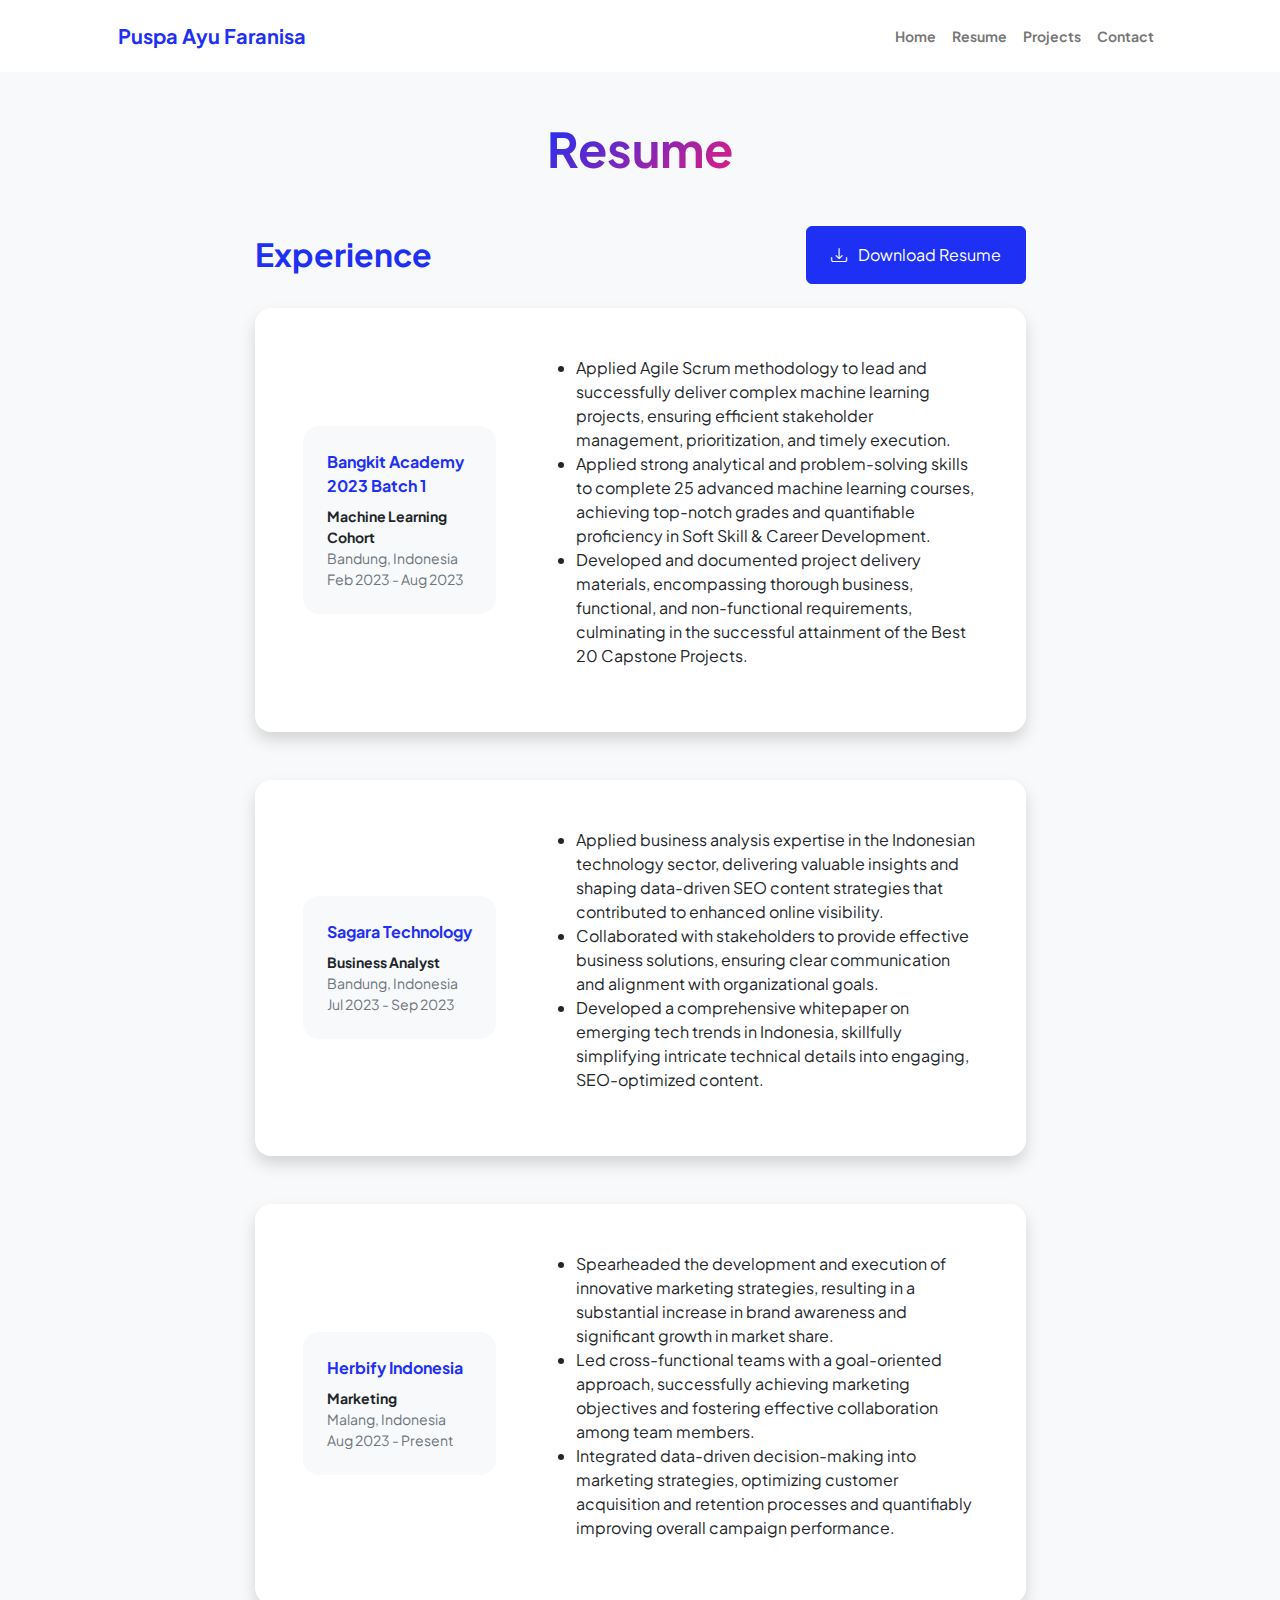
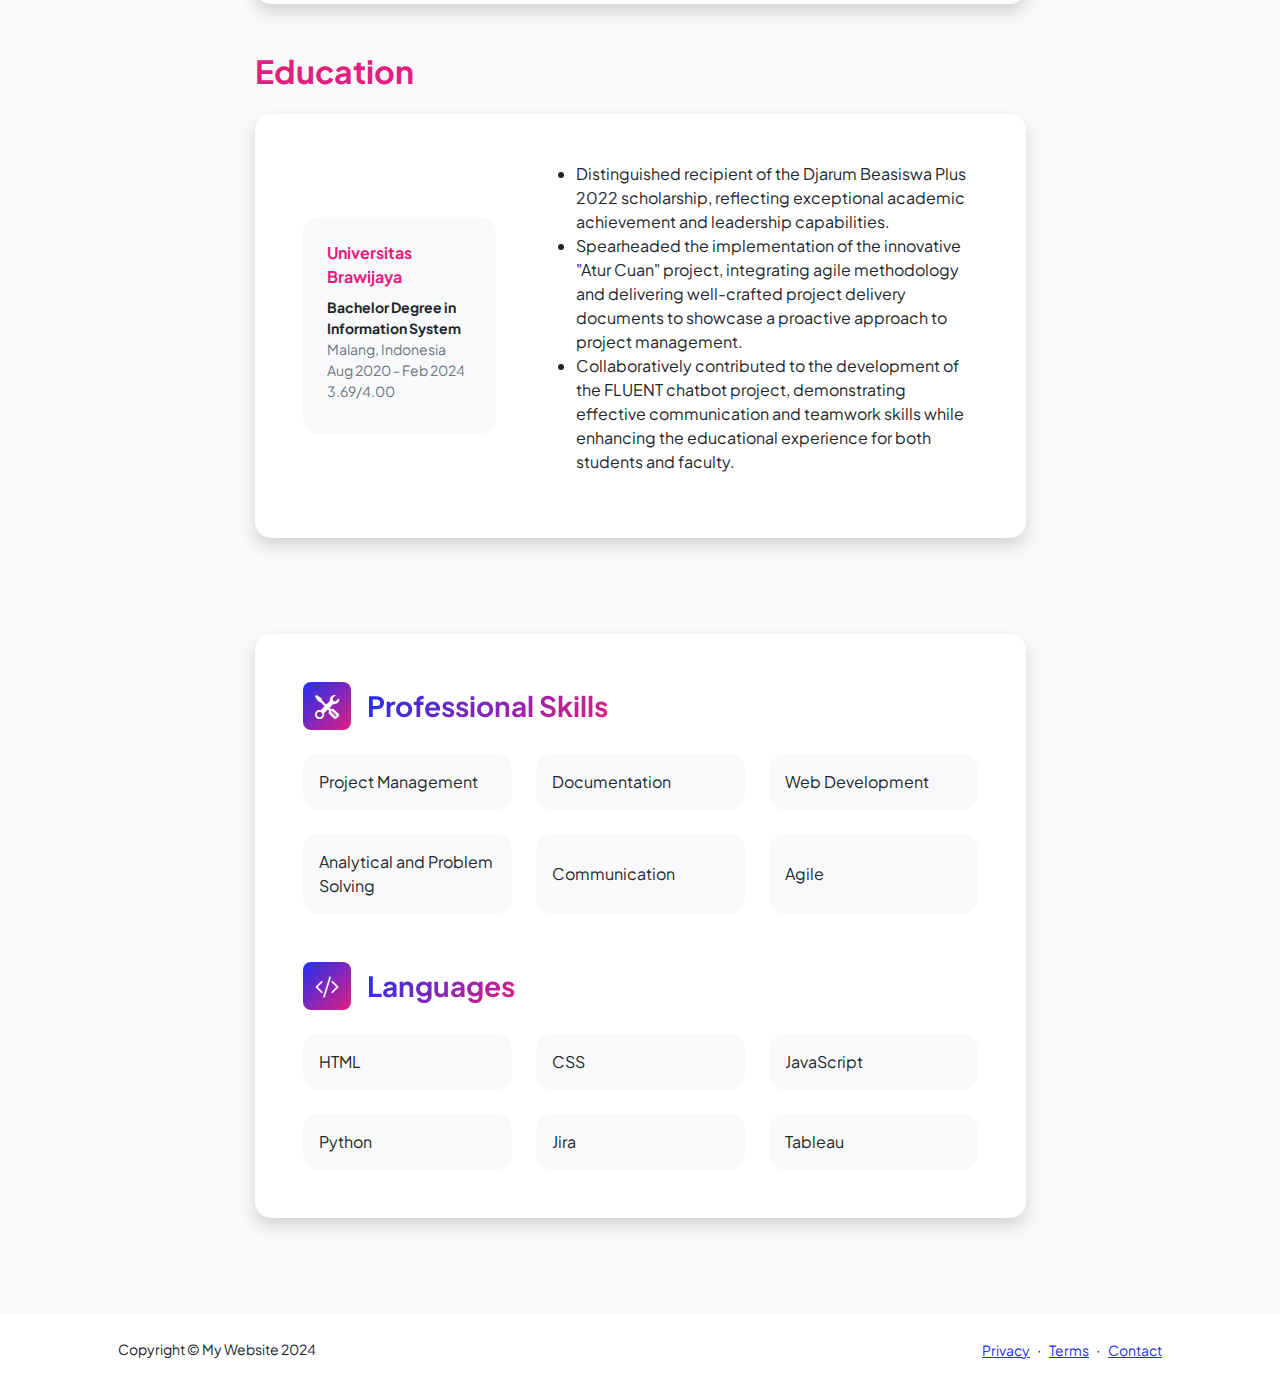
<file: resume.html>
<!DOCTYPE html>
<html lang="en">
    <head>
        <meta charset="utf-8" />
        <meta name="viewport" content="width=device-width, initial-scale=1, shrink-to-fit=no" />
        <meta name="description" content="" />
        <meta name="author" content="" />
        <title>Personal - Puspa Ayu Faranisa</title>
        <!-- Favicon-->
        <link rel="icon" type="image/x-icon" href="assets/favicon.ico" />
        <!-- Custom Google font-->
        <link rel="preconnect" href="https://fonts.googleapis.com" />
        <link rel="preconnect" href="https://fonts.gstatic.com" crossorigin />
        <link href="https://fonts.googleapis.com/css2?family=Plus+Jakarta+Sans:wght@100;200;300;400;500;600;700;800;900&amp;display=swap" rel="stylesheet" />
        <!-- Bootstrap icons-->
        <link href="https://cdn.jsdelivr.net/npm/bootstrap-icons@1.8.1/font/bootstrap-icons.css" rel="stylesheet" />
        <!-- Core theme CSS (includes Bootstrap)-->
        <link href="css/styles.css" rel="stylesheet" />
    </head>
    <body class="d-flex flex-column h-100 bg-light">
        <main class="flex-shrink-0">
            <!-- Navigation-->
            <nav class="navbar navbar-expand-lg navbar-light bg-white py-3">
                <div class="container px-5">
                    <a class="navbar-brand" href="index.html"><span class="fw-bolder text-primary">Puspa Ayu Faranisa</span></a>
                    <button class="navbar-toggler" type="button" data-bs-toggle="collapse" data-bs-target="#navbarSupportedContent" aria-controls="navbarSupportedContent" aria-expanded="false" aria-label="Toggle navigation"><span class="navbar-toggler-icon"></span></button>
                    <div class="collapse navbar-collapse" id="navbarSupportedContent">
                        <ul class="navbar-nav ms-auto mb-2 mb-lg-0 small fw-bolder">
                            <li class="nav-item"><a class="nav-link" href="index.html">Home</a></li>
                            <li class="nav-item"><a class="nav-link" href="resume.html">Resume</a></li>
                            <li class="nav-item"><a class="nav-link" href="projects.html">Projects</a></li>
                            <li class="nav-item"><a class="nav-link" href="contact.html">Contact</a></li>
                        </ul>
                    </div>
                </div>
            </nav>
            <!-- Page Content-->
            <div class="container px-5 my-5">
                <div class="text-center mb-5">
                    <h1 class="display-5 fw-bolder mb-0"><span class="text-gradient d-inline">Resume</span></h1>
                </div>
                <div class="row gx-5 justify-content-center">
                    <div class="col-lg-11 col-xl-9 col-xxl-8">
                        <!-- Experience Section-->
                        <section>
                            <div class="d-flex align-items-center justify-content-between mb-4">
                                <h2 class="text-primary fw-bolder mb-0">Experience</h2>
                                <!-- Download resume button-->
                                <!-- Note: Set the link href target to a PDF file within your project-->
                                <a class="btn btn-primary px-4 py-3" href="https://drive.google.com/file/d/1jmN8ccxykTF0-EDfJ1INejzWE0euCcCi/view?usp=sharing">
                                    <div class="d-inline-block bi bi-download me-2"></div>
                                    Download Resume
                                </a>
                            </div>
                            <!-- Experience Card 1-->
                            <div class="card shadow border-0 rounded-4 mb-5">
                                <div class="card-body p-5">
                                    <div class="row align-items-center gx-5">
                                        <div class="col text-center text-lg-start mb-4 mb-lg-0">
                                            <div class="bg-light p-4 rounded-4">
                                                <div class="text-primary fw-bolder mb-2">Bangkit Academy 2023 Batch 1</div>
                                                <div class="small fw-bolder">Machine Learning Cohort</div>
                                                <div class="small text-muted">Bandung, Indonesia</div>
                                                <div class="small text-muted">Feb 2023 - Aug 2023</div>
                                            </div>
                                        </div>
                                        <div class="col-lg-8">
                                            <ul>
                                                <li>Applied Agile Scrum methodology to lead and successfully deliver complex machine learning projects, ensuring efficient stakeholder management, prioritization, and timely execution.</li>
                                                <li>Applied strong analytical and problem-solving skills to complete 25 advanced machine learning courses, achieving top-notch grades and quantifiable proficiency in Soft Skill & Career Development.</li>
                                                <li>Developed and documented project delivery materials, encompassing thorough business, functional, and non-functional requirements, culminating in the successful attainment of the Best 20 Capstone Projects.</li>
                                            </ul>
                                        </div>
                                    </div>
                                </div>
                            </div>
                            <!-- Experience Card 2-->
                            <div class="card shadow border-0 rounded-4 mb-5">
                                <div class="card-body p-5">
                                    <div class="row align-items-center gx-5">
                                        <div class="col text-center text-lg-start mb-4 mb-lg-0">
                                            <div class="bg-light p-4 rounded-4">
                                                <div class="text-primary fw-bolder mb-2">Sagara Technology</div>
                                                <div class="small fw-bolder">Business Analyst</div>
                                                <div class="small text-muted">Bandung, Indonesia</div>
                                                <div class="small text-muted">Jul 2023 - Sep 2023</div>
                                            </div>
                                        </div>
                                        <div class="col-lg-8">
                                            <ul>
                                                <li>Applied business analysis expertise in the Indonesian technology sector, delivering valuable insights and shaping data-driven SEO content strategies that contributed to enhanced online visibility.</li>
                                                <li>Collaborated with stakeholders to provide effective business solutions, ensuring clear communication and alignment with organizational goals.</li>
                                                <li>Developed a comprehensive whitepaper on emerging tech trends in Indonesia, skillfully simplifying intricate technical details into engaging, SEO-optimized content.</li>
                                            </ul>
                                        </div>
                                    </div>
                                </div>
                            </div>                            
                            <!-- Experience Card 3-->
                            <div class="card shadow border-0 rounded-4 mb-5">
                                <div class="card-body p-5">
                                    <div class="row align-items-center gx-5">
                                        <div class="col text-center text-lg-start mb-4 mb-lg-0">
                                            <div class="bg-light p-4 rounded-4">
                                                <div class="text-primary fw-bolder mb-2">Herbify Indonesia</div>
                                                <div class="small fw-bolder">Marketing</div>
                                                <div class="small text-muted">Malang, Indonesia</div>
                                                <div class="small text-muted">Aug 2023 - Present</div>
                                            </div>
                                        </div>
                                        <div class="col-lg-8">
                                            <ul>
                                                <li>Spearheaded the development and execution of innovative marketing strategies, resulting in a substantial increase in brand awareness and significant growth in market share.</li>
                                                <li>Led cross-functional teams with a goal-oriented approach, successfully achieving marketing objectives and fostering effective collaboration among team members.</li>
                                                <li>Integrated data-driven decision-making into marketing strategies, optimizing customer acquisition and retention processes and quantifiably improving overall campaign performance.</li>
                                            </ul>
                                        </div>
                                    </div>
                                </div>
                            </div>
                        </section>
                        <!-- Education Section-->
                        <section>
                            <h2 class="text-secondary fw-bolder mb-4">Education</h2>
                            <!-- Education Card 1-->
                            <div class="card shadow border-0 rounded-4 mb-5">
                                <div class="card-body p-5">
                                    <div class="row align-items-center gx-5">
                                        <div class="col text-center text-lg-start mb-4 mb-lg-0">
                                            <div class="bg-light p-4 rounded-4">
                                                <div class="text-secondary fw-bolder mb-2">Universitas Brawijaya</div>
                                                <div class="mb-2">
                                                    <div class="small fw-bolder">Bachelor Degree in Information System</div>
                                                    <div class="small text-muted">Malang, Indonesia</div>
                                                    <div class="small text-muted">Aug 2020 - Feb 2024</div>
                                                    <div class="small text-muted">3.69/4.00</div>
                                                </div>
                                            </div>
                                        </div>
                                        <div class="col-lg-8">
                                            <ul>
                                                <li>Distinguished recipient of the Djarum Beasiswa Plus 2022 scholarship, reflecting exceptional academic achievement and leadership capabilities.</li>
                                                <li>Spearheaded the implementation of the innovative "Atur Cuan" project, integrating agile methodology and delivering well-crafted project delivery documents to showcase a proactive approach to project management.</li>
                                                <li>Collaboratively contributed to the development of the FLUENT chatbot project, demonstrating effective communication and teamwork skills while enhancing the educational experience for both students and faculty.</li>
                                            </ul>
                                        </div>
                                    </div>
                                </div>
                            </div>
                        </section>
                        <!-- Divider-->
                        <div class="pb-5"></div>
                        <!-- Skills Section-->
                        <section>
                            <!-- Skillset Card-->
                            <div class="card shadow border-0 rounded-4 mb-5">
                                <div class="card-body p-5">
                                    <!-- Professional skills list-->
                                    <div class="mb-5">
                                        <div class="d-flex align-items-center mb-4">
                                            <div class="feature bg-primary bg-gradient-primary-to-secondary text-white rounded-3 me-3"><i class="bi bi-tools"></i></div>
                                            <h3 class="fw-bolder mb-0"><span class="text-gradient d-inline">Professional Skills</span></h3>
                                        </div>
                                        <div class="row row-cols-1 row-cols-md-3 mb-4">
                                            <div class="col mb-4 mb-md-0"><div class="d-flex align-items-center bg-light rounded-4 p-3 h-100">Project Management</div></div>
                                            <div class="col mb-4 mb-md-0"><div class="d-flex align-items-center bg-light rounded-4 p-3 h-100">Documentation</div></div>
                                            <div class="col"><div class="d-flex align-items-center bg-light rounded-4 p-3 h-100">Web Development</div></div>
                                        </div>
                                        <div class="row row-cols-1 row-cols-md-3">
                                            <div class="col mb-4 mb-md-0"><div class="d-flex align-items-center bg-light rounded-4 p-3 h-100">Analytical and Problem Solving</div></div>
                                            <div class="col mb-4 mb-md-0"><div class="d-flex align-items-center bg-light rounded-4 p-3 h-100">Communication</div></div>
                                            <div class="col"><div class="d-flex align-items-center bg-light rounded-4 p-3 h-100">Agile</div></div>
                                        </div>
                                    </div>
                                    <!-- Languages list-->
                                    <div class="mb-0">
                                        <div class="d-flex align-items-center mb-4">
                                            <div class="feature bg-primary bg-gradient-primary-to-secondary text-white rounded-3 me-3"><i class="bi bi-code-slash"></i></div>
                                            <h3 class="fw-bolder mb-0"><span class="text-gradient d-inline">Languages</span></h3>
                                        </div>
                                        <div class="row row-cols-1 row-cols-md-3 mb-4">
                                            <div class="col mb-4 mb-md-0"><div class="d-flex align-items-center bg-light rounded-4 p-3 h-100">HTML</div></div>
                                            <div class="col mb-4 mb-md-0"><div class="d-flex align-items-center bg-light rounded-4 p-3 h-100">CSS</div></div>
                                            <div class="col"><div class="d-flex align-items-center bg-light rounded-4 p-3 h-100">JavaScript</div></div>
                                        </div>
                                        <div class="row row-cols-1 row-cols-md-3">
                                            <div class="col mb-4 mb-md-0"><div class="d-flex align-items-center bg-light rounded-4 p-3 h-100">Python</div></div>
                                            <div class="col mb-4 mb-md-0"><div class="d-flex align-items-center bg-light rounded-4 p-3 h-100">Jira</div></div>
                                            <div class="col"><div class="d-flex align-items-center bg-light rounded-4 p-3 h-100">Tableau</div></div>
                                        </div>
                                    </div>
                                </div>
                            </div>
                        </section>
                    </div>
                </div>
            </div>
        </main>
        <!-- Footer-->
        <footer class="bg-white py-4 mt-auto">
            <div class="container px-5">
                <div class="row align-items-center justify-content-between flex-column flex-sm-row">
                    <div class="col-auto"><div class="small m-0">Copyright &copy; My Website 2024</div></div>
                    <div class="col-auto">
                        <a class="small" href="#!">Privacy</a>
                        <span class="mx-1">&middot;</span>
                        <a class="small" href="#!">Terms</a>
                        <span class="mx-1">&middot;</span>
                        <a class="small" href="#!">Contact</a>
                    </div>
                </div>
            </div>
        </footer>
        <!-- Bootstrap core JS-->
        <script src="https://cdn.jsdelivr.net/npm/bootstrap@5.2.3/dist/js/bootstrap.bundle.min.js"></script>
        <!-- Core theme JS-->
        <script src="js/scripts.js"></script>
    </body>
</html>
</file>
